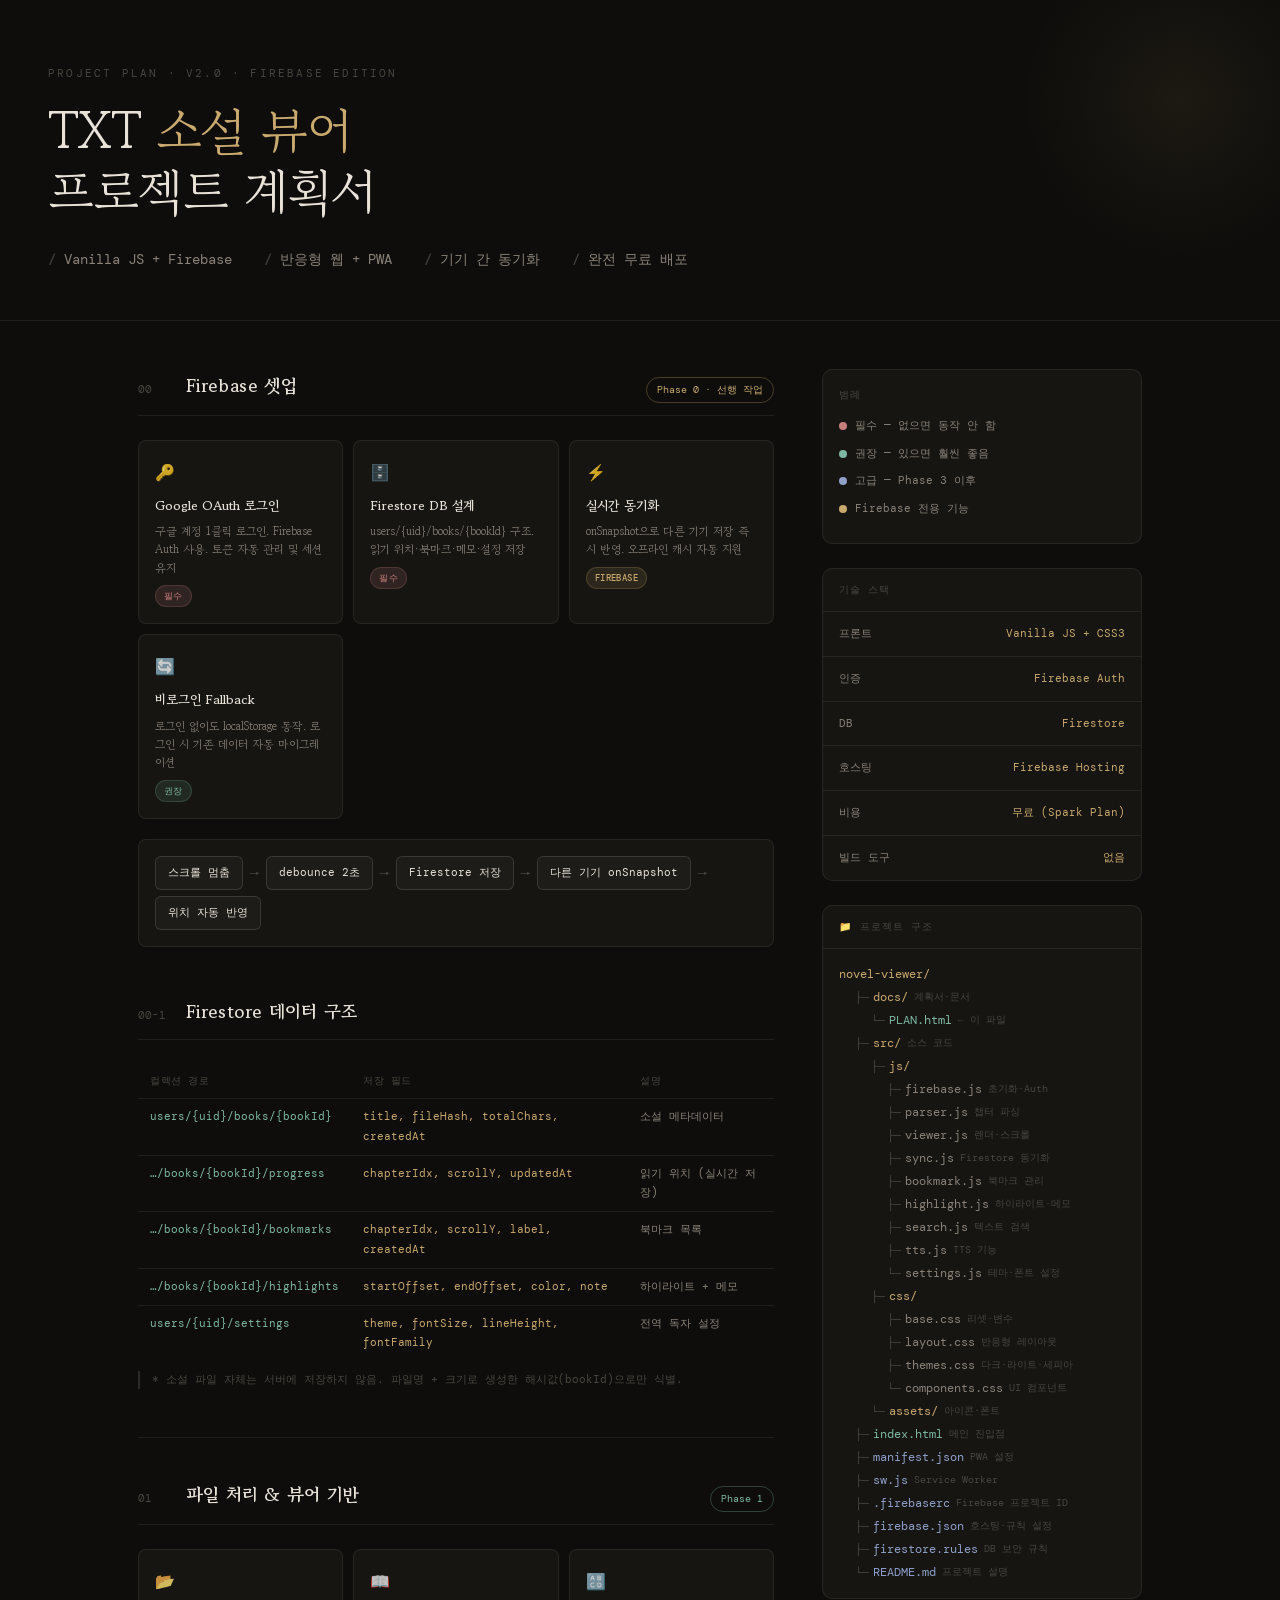
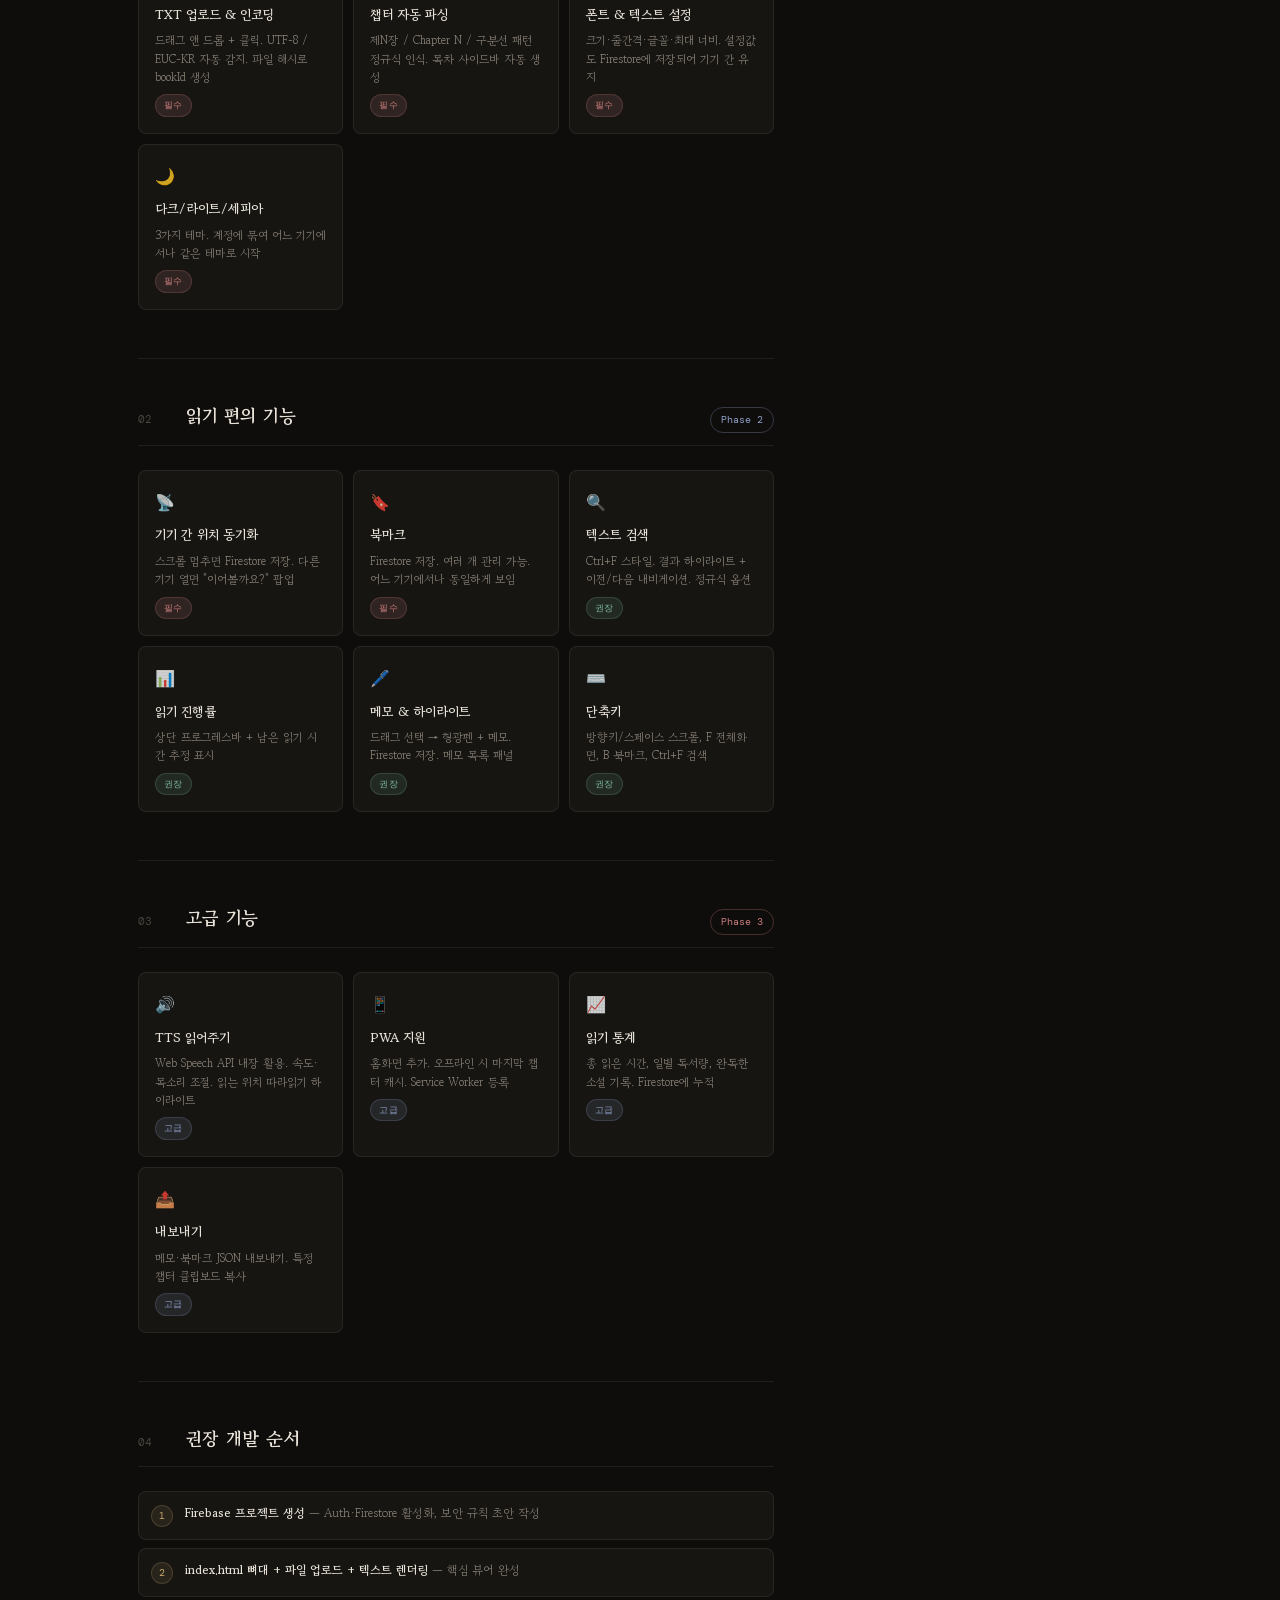
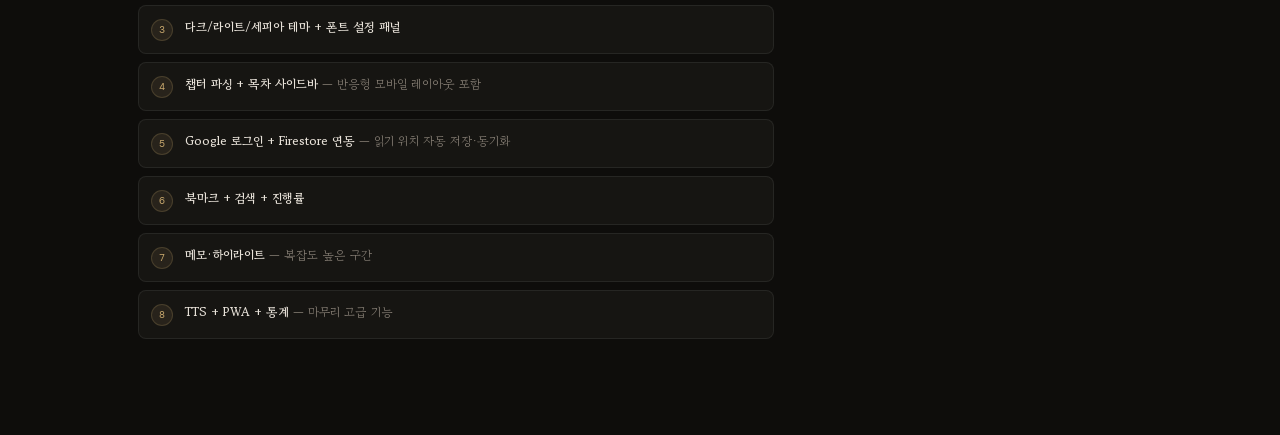
<file: docs/PLAN.html>
<!DOCTYPE html>
<html lang="ko">
<head>
<meta charset="UTF-8">
<meta name="viewport" content="width=device-width, initial-scale=1.0">
<title>소설 뷰어 — 프로젝트 계획서</title>
<link href="https://fonts.googleapis.com/css2?family=Noto+Serif+KR:wght@300;400;600&family=DM+Mono:wght@400;500&family=Gowun+Batang:wght@400;700&display=swap" rel="stylesheet">
<style>
  :root {
    --bg: #0e0d0b;
    --surface: #161512;
    --surface2: #1e1c18;
    --border: rgba(255,255,255,0.07);
    --border2: rgba(255,255,255,0.12);
    --text: #e8e2d9;
    --text-muted: #8a8278;
    --text-dim: #4a4640;
    --accent: #c9a96e;
    --accent2: #7eb8a4;
    --accent3: #c97e7e;
    --accent4: #8fa0c9;
    --serif: 'Gowun Batang', 'Noto Serif KR', serif;
    --mono: 'DM Mono', monospace;
  }

  * { box-sizing: border-box; margin: 0; padding: 0; }

  body {
    background: var(--bg);
    color: var(--text);
    font-family: var(--serif);
    line-height: 1.8;
    min-height: 100vh;
  }

  /* ── 헤더 ── */
  .hero {
    border-bottom: 1px solid var(--border);
    padding: 4rem 3rem 3rem;
    position: relative;
    overflow: hidden;
  }
  .hero::before {
    content: '';
    position: absolute;
    top: -60px; right: -60px;
    width: 320px; height: 320px;
    border-radius: 50%;
    background: radial-gradient(circle, rgba(201,169,110,0.08) 0%, transparent 70%);
    pointer-events: none;
  }
  .hero-label {
    font-family: var(--mono);
    font-size: 11px;
    letter-spacing: 0.2em;
    color: var(--text-dim);
    text-transform: uppercase;
    margin-bottom: 1rem;
  }
  .hero-title {
    font-size: clamp(2rem, 5vw, 3.2rem);
    font-weight: 400;
    color: var(--text);
    letter-spacing: -0.02em;
    line-height: 1.2;
    margin-bottom: 1.5rem;
  }
  .hero-title span { color: var(--accent); }
  .hero-sub {
    font-size: 14px;
    color: var(--text-muted);
    font-family: var(--mono);
    display: flex;
    gap: 2rem;
    flex-wrap: wrap;
  }
  .hero-sub span::before { content: '/ '; color: var(--text-dim); }

  /* ── 레이아웃 ── */
  .main {
    max-width: 1100px;
    margin: 0 auto;
    padding: 3rem;
    display: grid;
    grid-template-columns: 1fr 320px;
    gap: 3rem;
    align-items: start;
  }

  /* ── 섹션 ── */
  .section { margin-bottom: 3rem; }
  .section-header {
    display: flex;
    align-items: baseline;
    gap: 1rem;
    margin-bottom: 1.5rem;
    padding-bottom: 0.75rem;
    border-bottom: 1px solid var(--border);
  }
  .section-num {
    font-family: var(--mono);
    font-size: 11px;
    color: var(--text-dim);
    min-width: 32px;
  }
  .section-title {
    font-size: 18px;
    font-weight: 700;
    color: var(--text);
    letter-spacing: 0.02em;
  }
  .section-phase {
    margin-left: auto;
    font-family: var(--mono);
    font-size: 10px;
    padding: 3px 10px;
    border-radius: 20px;
    border: 1px solid;
    white-space: nowrap;
  }

  /* ── 카드 그리드 ── */
  .card-grid {
    display: grid;
    grid-template-columns: repeat(auto-fill, minmax(200px, 1fr));
    gap: 10px;
  }
  .card {
    background: var(--surface);
    border: 1px solid var(--border);
    border-radius: 8px;
    padding: 16px;
    transition: border-color 0.2s;
  }
  .card:hover { border-color: var(--border2); }
  .card-icon {
    font-size: 16px;
    margin-bottom: 8px;
    opacity: 0.8;
  }
  .card-title {
    font-size: 13px;
    font-weight: 700;
    color: var(--text);
    margin-bottom: 5px;
  }
  .card-desc {
    font-size: 11.5px;
    color: var(--text-muted);
    line-height: 1.6;
  }
  .tag {
    display: inline-block;
    font-family: var(--mono);
    font-size: 9px;
    font-weight: 500;
    padding: 2px 8px;
    border-radius: 20px;
    margin-top: 8px;
    letter-spacing: 0.05em;
    text-transform: uppercase;
  }
  .tag-must { background: rgba(201,126,126,0.15); color: var(--accent3); border: 1px solid rgba(201,126,126,0.2); }
  .tag-nice { background: rgba(126,184,164,0.12); color: var(--accent2); border: 1px solid rgba(126,184,164,0.2); }
  .tag-pro  { background: rgba(143,160,201,0.12); color: var(--accent4); border: 1px solid rgba(143,160,201,0.2); }
  .tag-fb   { background: rgba(201,169,110,0.12); color: var(--accent);  border: 1px solid rgba(201,169,110,0.2); }

  /* ── DB 테이블 ── */
  .db-wrap { overflow-x: auto; }
  table {
    width: 100%;
    border-collapse: collapse;
    font-family: var(--mono);
    font-size: 11px;
  }
  th {
    text-align: left;
    padding: 8px 12px;
    color: var(--text-dim);
    border-bottom: 1px solid var(--border);
    font-weight: 500;
    letter-spacing: 0.05em;
    text-transform: uppercase;
    font-size: 10px;
  }
  td {
    padding: 8px 12px;
    border-bottom: 1px solid var(--border);
    color: var(--text-muted);
    vertical-align: top;
  }
  td:first-child { color: var(--accent2); }
  td:nth-child(2) { color: var(--accent); }
  tr:last-child td { border-bottom: none; }

  /* ── 흐름 다이어그램 ── */
  .flow {
    display: flex;
    align-items: center;
    gap: 6px;
    flex-wrap: wrap;
    padding: 16px;
    background: var(--surface);
    border: 1px solid var(--border);
    border-radius: 8px;
  }
  .flow-box {
    font-family: var(--mono);
    font-size: 11px;
    background: var(--surface2);
    border: 1px solid var(--border2);
    border-radius: 6px;
    padding: 6px 12px;
    color: var(--text);
  }
  .flow-arrow { color: var(--text-dim); font-size: 12px; }

  /* ── 사이드바 ── */
  .sidebar { position: sticky; top: 2rem; }

  /* 폴더 트리 */
  .folder-tree {
    background: var(--surface);
    border: 1px solid var(--border);
    border-radius: 10px;
    overflow: hidden;
    margin-bottom: 1.5rem;
  }
  .folder-tree-header {
    padding: 12px 16px;
    border-bottom: 1px solid var(--border);
    font-family: var(--mono);
    font-size: 10px;
    letter-spacing: 0.1em;
    color: var(--text-dim);
    text-transform: uppercase;
    display: flex;
    align-items: center;
    gap: 8px;
  }
  .folder-tree-body {
    padding: 14px 16px;
    font-family: var(--mono);
    font-size: 11.5px;
    line-height: 2;
  }
  .tree-line { display: flex; align-items: center; gap: 0; }
  .tree-indent { display: inline-block; width: 16px; flex-shrink: 0; }
  .tree-branch { color: var(--text-dim); flex-shrink: 0; margin-right: 4px; }
  .tree-folder { color: var(--accent); }
  .tree-file { color: var(--text-muted); }
  .tree-file.special { color: var(--accent2); }
  .tree-file.config { color: var(--accent4); }
  .tree-comment {
    font-size: 9.5px;
    color: var(--text-dim);
    margin-left: 6px;
  }

  /* 범례 */
  .legend {
    background: var(--surface);
    border: 1px solid var(--border);
    border-radius: 10px;
    padding: 16px;
    margin-bottom: 1.5rem;
  }
  .legend-title {
    font-family: var(--mono);
    font-size: 10px;
    letter-spacing: 0.1em;
    color: var(--text-dim);
    text-transform: uppercase;
    margin-bottom: 12px;
  }
  .legend-item {
    display: flex;
    align-items: center;
    gap: 8px;
    margin-bottom: 8px;
    font-family: var(--mono);
    font-size: 11px;
  }
  .legend-dot { width: 8px; height: 8px; border-radius: 50%; flex-shrink: 0; }

  /* 스택 */
  .stack-card {
    background: var(--surface);
    border: 1px solid var(--border);
    border-radius: 10px;
    overflow: hidden;
  }
  .stack-card-header {
    padding: 12px 16px;
    border-bottom: 1px solid var(--border);
    font-family: var(--mono);
    font-size: 10px;
    letter-spacing: 0.1em;
    color: var(--text-dim);
    text-transform: uppercase;
  }
  .stack-row {
    padding: 12px 16px;
    border-bottom: 1px solid var(--border);
    display: flex;
    justify-content: space-between;
    align-items: center;
  }
  .stack-row:last-child { border-bottom: none; }
  .stack-label { font-family: var(--mono); font-size: 11px; color: var(--text-muted); }
  .stack-val { font-family: var(--mono); font-size: 11px; color: var(--accent); }

  /* 구분선 */
  .divider {
    border: none;
    border-top: 1px solid var(--border);
    margin: 2.5rem 0;
  }

  .note {
    font-family: var(--mono);
    font-size: 10.5px;
    color: var(--text-dim);
    margin-top: 10px;
    padding-left: 12px;
    border-left: 2px solid var(--border2);
    line-height: 1.7;
  }

  /* 개발 순서 */
  .steps { display: flex; flex-direction: column; gap: 8px; }
  .step {
    display: flex;
    gap: 12px;
    align-items: flex-start;
    padding: 12px;
    background: var(--surface);
    border: 1px solid var(--border);
    border-radius: 8px;
  }
  .step-num {
    font-family: var(--mono);
    font-size: 10px;
    color: var(--accent);
    background: rgba(201,169,110,0.1);
    border: 1px solid rgba(201,169,110,0.2);
    border-radius: 50%;
    width: 22px; height: 22px;
    display: flex; align-items: center; justify-content: center;
    flex-shrink: 0;
    margin-top: 1px;
  }
  .step-text { font-size: 12px; color: var(--text-muted); line-height: 1.5; }
  .step-text strong { color: var(--text); font-weight: 700; }

  @media (max-width: 800px) {
    .main { grid-template-columns: 1fr; padding: 1.5rem; }
    .hero { padding: 2.5rem 1.5rem 2rem; }
    .sidebar { position: static; }
  }
</style>
</head>
<body>

<!-- ── 헤더 ── -->
<div class="hero">
  <div class="hero-label">Project Plan · v2.0 · Firebase Edition</div>
  <h1 class="hero-title">TXT <span>소설 뷰어</span><br>프로젝트 계획서</h1>
  <div class="hero-sub">
    <span>Vanilla JS + Firebase</span>
    <span>반응형 웹 + PWA</span>
    <span>기기 간 동기화</span>
    <span>완전 무료 배포</span>
  </div>
</div>

<div class="main">
  <!-- ══════════════ 메인 컨텐츠 ══════════════ -->
  <div class="content">

    <!-- Phase 0 -->
    <div class="section">
      <div class="section-header">
        <span class="section-num">00</span>
        <span class="section-title">Firebase 셋업</span>
        <span class="section-phase" style="color:var(--accent);border-color:rgba(201,169,110,0.3);">Phase 0 · 선행 작업</span>
      </div>
      <div class="card-grid">
        <div class="card">
          <div class="card-icon">🔑</div>
          <div class="card-title">Google OAuth 로그인</div>
          <div class="card-desc">구글 계정 1클릭 로그인. Firebase Auth 사용. 토큰 자동 관리 및 세션 유지</div>
          <span class="tag tag-must">필수</span>
        </div>
        <div class="card">
          <div class="card-icon">🗄️</div>
          <div class="card-title">Firestore DB 설계</div>
          <div class="card-desc">users/{uid}/books/{bookId} 구조. 읽기 위치·북마크·메모·설정 저장</div>
          <span class="tag tag-must">필수</span>
        </div>
        <div class="card">
          <div class="card-icon">⚡</div>
          <div class="card-title">실시간 동기화</div>
          <div class="card-desc">onSnapshot으로 다른 기기 저장 즉시 반영. 오프라인 캐시 자동 지원</div>
          <span class="tag tag-fb">Firebase</span>
        </div>
        <div class="card">
          <div class="card-icon">🔄</div>
          <div class="card-title">비로그인 Fallback</div>
          <div class="card-desc">로그인 없이도 localStorage 동작. 로그인 시 기존 데이터 자동 마이그레이션</div>
          <span class="tag tag-nice">권장</span>
        </div>
      </div>

      <div style="margin-top: 1.25rem;">
        <div class="flow">
          <div class="flow-box">스크롤 멈춤</div>
          <div class="flow-arrow">→</div>
          <div class="flow-box">debounce 2초</div>
          <div class="flow-arrow">→</div>
          <div class="flow-box">Firestore 저장</div>
          <div class="flow-arrow">→</div>
          <div class="flow-box">다른 기기 onSnapshot</div>
          <div class="flow-arrow">→</div>
          <div class="flow-box">위치 자동 반영</div>
        </div>
      </div>
    </div>

    <!-- DB 구조 -->
    <div class="section">
      <div class="section-header">
        <span class="section-num">00-1</span>
        <span class="section-title">Firestore 데이터 구조</span>
      </div>
      <div class="db-wrap">
        <table>
          <thead>
            <tr>
              <th>컬렉션 경로</th>
              <th>저장 필드</th>
              <th>설명</th>
            </tr>
          </thead>
          <tbody>
            <tr>
              <td>users/{uid}/books/{bookId}</td>
              <td>title, fileHash, totalChars, createdAt</td>
              <td style="color:var(--text-muted)">소설 메타데이터</td>
            </tr>
            <tr>
              <td>…/books/{bookId}/progress</td>
              <td>chapterIdx, scrollY, updatedAt</td>
              <td style="color:var(--text-muted)">읽기 위치 (실시간 저장)</td>
            </tr>
            <tr>
              <td>…/books/{bookId}/bookmarks</td>
              <td>chapterIdx, scrollY, label, createdAt</td>
              <td style="color:var(--text-muted)">북마크 목록</td>
            </tr>
            <tr>
              <td>…/books/{bookId}/highlights</td>
              <td>startOffset, endOffset, color, note</td>
              <td style="color:var(--text-muted)">하이라이트 + 메모</td>
            </tr>
            <tr>
              <td>users/{uid}/settings</td>
              <td>theme, fontSize, lineHeight, fontFamily</td>
              <td style="color:var(--text-muted)">전역 독자 설정</td>
            </tr>
          </tbody>
        </table>
      </div>
      <p class="note">* 소설 파일 자체는 서버에 저장하지 않음. 파일명 + 크기로 생성한 해시값(bookId)으로만 식별.</p>
    </div>

    <hr class="divider">

    <!-- Phase 1 -->
    <div class="section">
      <div class="section-header">
        <span class="section-num">01</span>
        <span class="section-title">파일 처리 & 뷰어 기반</span>
        <span class="section-phase" style="color:var(--accent2);border-color:rgba(126,184,164,0.3);">Phase 1</span>
      </div>
      <div class="card-grid">
        <div class="card">
          <div class="card-icon">📂</div>
          <div class="card-title">TXT 업로드 & 인코딩</div>
          <div class="card-desc">드래그 앤 드롭 + 클릭. UTF-8 / EUC-KR 자동 감지. 파일 해시로 bookId 생성</div>
          <span class="tag tag-must">필수</span>
        </div>
        <div class="card">
          <div class="card-icon">📖</div>
          <div class="card-title">챕터 자동 파싱</div>
          <div class="card-desc">제N장 / Chapter N / 구분선 패턴 정규식 인식. 목차 사이드바 자동 생성</div>
          <span class="tag tag-must">필수</span>
        </div>
        <div class="card">
          <div class="card-icon">🔠</div>
          <div class="card-title">폰트 & 텍스트 설정</div>
          <div class="card-desc">크기·줄간격·글꼴·최대 너비. 설정값도 Firestore에 저장되어 기기 간 유지</div>
          <span class="tag tag-must">필수</span>
        </div>
        <div class="card">
          <div class="card-icon">🌙</div>
          <div class="card-title">다크/라이트/세피아</div>
          <div class="card-desc">3가지 테마. 계정에 묶여 어느 기기에서나 같은 테마로 시작</div>
          <span class="tag tag-must">필수</span>
        </div>
      </div>
    </div>

    <hr class="divider">

    <!-- Phase 2 -->
    <div class="section">
      <div class="section-header">
        <span class="section-num">02</span>
        <span class="section-title">읽기 편의 기능</span>
        <span class="section-phase" style="color:var(--accent4);border-color:rgba(143,160,201,0.3);">Phase 2</span>
      </div>
      <div class="card-grid">
        <div class="card">
          <div class="card-icon">📡</div>
          <div class="card-title">기기 간 위치 동기화</div>
          <div class="card-desc">스크롤 멈추면 Firestore 저장. 다른 기기 열면 "이어볼까요?" 팝업</div>
          <span class="tag tag-must">필수</span>
        </div>
        <div class="card">
          <div class="card-icon">🔖</div>
          <div class="card-title">북마크</div>
          <div class="card-desc">Firestore 저장. 여러 개 관리 가능. 어느 기기에서나 동일하게 보임</div>
          <span class="tag tag-must">필수</span>
        </div>
        <div class="card">
          <div class="card-icon">🔍</div>
          <div class="card-title">텍스트 검색</div>
          <div class="card-desc">Ctrl+F 스타일. 결과 하이라이트 + 이전/다음 내비게이션. 정규식 옵션</div>
          <span class="tag tag-nice">권장</span>
        </div>
        <div class="card">
          <div class="card-icon">📊</div>
          <div class="card-title">읽기 진행률</div>
          <div class="card-desc">상단 프로그레스바 + 남은 읽기 시간 추정 표시</div>
          <span class="tag tag-nice">권장</span>
        </div>
        <div class="card">
          <div class="card-icon">🖊️</div>
          <div class="card-title">메모 & 하이라이트</div>
          <div class="card-desc">드래그 선택 → 형광펜 + 메모. Firestore 저장. 메모 목록 패널</div>
          <span class="tag tag-nice">권장</span>
        </div>
        <div class="card">
          <div class="card-icon">⌨️</div>
          <div class="card-title">단축키</div>
          <div class="card-desc">방향키/스페이스 스크롤, F 전체화면, B 북마크, Ctrl+F 검색</div>
          <span class="tag tag-nice">권장</span>
        </div>
      </div>
    </div>

    <hr class="divider">

    <!-- Phase 3 -->
    <div class="section">
      <div class="section-header">
        <span class="section-num">03</span>
        <span class="section-title">고급 기능</span>
        <span class="section-phase" style="color:var(--accent3);border-color:rgba(201,126,126,0.3);">Phase 3</span>
      </div>
      <div class="card-grid">
        <div class="card">
          <div class="card-icon">🔊</div>
          <div class="card-title">TTS 읽어주기</div>
          <div class="card-desc">Web Speech API 내장 활용. 속도·목소리 조절. 읽는 위치 따라읽기 하이라이트</div>
          <span class="tag tag-pro">고급</span>
        </div>
        <div class="card">
          <div class="card-icon">📱</div>
          <div class="card-title">PWA 지원</div>
          <div class="card-desc">홈화면 추가. 오프라인 시 마지막 챕터 캐시. Service Worker 등록</div>
          <span class="tag tag-pro">고급</span>
        </div>
        <div class="card">
          <div class="card-icon">📈</div>
          <div class="card-title">읽기 통계</div>
          <div class="card-desc">총 읽은 시간, 일별 독서량, 완독한 소설 기록. Firestore에 누적</div>
          <span class="tag tag-pro">고급</span>
        </div>
        <div class="card">
          <div class="card-icon">📤</div>
          <div class="card-title">내보내기</div>
          <div class="card-desc">메모·북마크 JSON 내보내기. 특정 챕터 클립보드 복사</div>
          <span class="tag tag-pro">고급</span>
        </div>
      </div>
    </div>

    <hr class="divider">

    <!-- 개발 순서 -->
    <div class="section">
      <div class="section-header">
        <span class="section-num">04</span>
        <span class="section-title">권장 개발 순서</span>
      </div>
      <div class="steps">
        <div class="step">
          <div class="step-num">1</div>
          <div class="step-text"><strong>Firebase 프로젝트 생성</strong> — Auth·Firestore 활성화, 보안 규칙 초안 작성</div>
        </div>
        <div class="step">
          <div class="step-num">2</div>
          <div class="step-text"><strong>index.html 뼈대 + 파일 업로드 + 텍스트 렌더링</strong> — 핵심 뷰어 완성</div>
        </div>
        <div class="step">
          <div class="step-num">3</div>
          <div class="step-text"><strong>다크/라이트/세피아 테마 + 폰트 설정 패널</strong></div>
        </div>
        <div class="step">
          <div class="step-num">4</div>
          <div class="step-text"><strong>챕터 파싱 + 목차 사이드바</strong> — 반응형 모바일 레이아웃 포함</div>
        </div>
        <div class="step">
          <div class="step-num">5</div>
          <div class="step-text"><strong>Google 로그인 + Firestore 연동</strong> — 읽기 위치 자동 저장·동기화</div>
        </div>
        <div class="step">
          <div class="step-num">6</div>
          <div class="step-text"><strong>북마크 + 검색 + 진행률</strong></div>
        </div>
        <div class="step">
          <div class="step-num">7</div>
          <div class="step-text"><strong>메모·하이라이트</strong> — 복잡도 높은 구간</div>
        </div>
        <div class="step">
          <div class="step-num">8</div>
          <div class="step-text"><strong>TTS + PWA + 통계</strong> — 마무리 고급 기능</div>
        </div>
      </div>
    </div>

  </div><!-- /content -->

  <!-- ══════════════ 사이드바 ══════════════ -->
  <div class="sidebar">

    <!-- 범례 -->
    <div class="legend">
      <div class="legend-title">범례</div>
      <div class="legend-item">
        <div class="legend-dot" style="background:var(--accent3)"></div>
        <span style="font-family:var(--mono);font-size:11px;color:var(--text-muted)">필수 — 없으면 동작 안 함</span>
      </div>
      <div class="legend-item">
        <div class="legend-dot" style="background:var(--accent2)"></div>
        <span style="font-family:var(--mono);font-size:11px;color:var(--text-muted)">권장 — 있으면 훨씬 좋음</span>
      </div>
      <div class="legend-item">
        <div class="legend-dot" style="background:var(--accent4)"></div>
        <span style="font-family:var(--mono);font-size:11px;color:var(--text-muted)">고급 — Phase 3 이후</span>
      </div>
      <div class="legend-item">
        <div class="legend-dot" style="background:var(--accent)"></div>
        <span style="font-family:var(--mono);font-size:11px;color:var(--text-muted)">Firebase 전용 기능</span>
      </div>
    </div>

    <!-- 기술 스택 -->
    <div class="stack-card" style="margin-bottom:1.5rem;">
      <div class="stack-card-header">기술 스택</div>
      <div class="stack-row">
        <span class="stack-label">프론트</span>
        <span class="stack-val">Vanilla JS + CSS3</span>
      </div>
      <div class="stack-row">
        <span class="stack-label">인증</span>
        <span class="stack-val">Firebase Auth</span>
      </div>
      <div class="stack-row">
        <span class="stack-label">DB</span>
        <span class="stack-val">Firestore</span>
      </div>
      <div class="stack-row">
        <span class="stack-label">호스팅</span>
        <span class="stack-val">Firebase Hosting</span>
      </div>
      <div class="stack-row">
        <span class="stack-label">비용</span>
        <span class="stack-val">무료 (Spark Plan)</span>
      </div>
      <div class="stack-row">
        <span class="stack-label">빌드 도구</span>
        <span class="stack-val">없음</span>
      </div>
    </div>

    <!-- 폴더 트리 -->
    <div class="folder-tree">
      <div class="folder-tree-header">
        <span>📁</span> 프로젝트 구조
      </div>
      <div class="folder-tree-body">

        <div class="tree-line">
          <span class="tree-folder">novel-viewer/</span>
        </div>

        <div class="tree-line">
          <span class="tree-indent"></span>
          <span class="tree-branch">├─ </span>
          <span class="tree-folder">docs/</span>
          <span class="tree-comment">계획서·문서</span>
        </div>
        <div class="tree-line">
          <span class="tree-indent"></span><span class="tree-indent"></span>
          <span class="tree-branch">└─ </span>
          <span class="tree-file special">PLAN.html</span>
          <span class="tree-comment">← 이 파일</span>
        </div>

        <div class="tree-line">
          <span class="tree-indent"></span>
          <span class="tree-branch">├─ </span>
          <span class="tree-folder">src/</span>
          <span class="tree-comment">소스 코드</span>
        </div>
        <div class="tree-line">
          <span class="tree-indent"></span><span class="tree-indent"></span>
          <span class="tree-branch">├─ </span>
          <span class="tree-folder">js/</span>
        </div>
        <div class="tree-line">
          <span class="tree-indent"></span><span class="tree-indent"></span><span class="tree-indent"></span>
          <span class="tree-branch">├─ </span>
          <span class="tree-file">firebase.js</span>
          <span class="tree-comment">초기화·Auth</span>
        </div>
        <div class="tree-line">
          <span class="tree-indent"></span><span class="tree-indent"></span><span class="tree-indent"></span>
          <span class="tree-branch">├─ </span>
          <span class="tree-file">parser.js</span>
          <span class="tree-comment">챕터 파싱</span>
        </div>
        <div class="tree-line">
          <span class="tree-indent"></span><span class="tree-indent"></span><span class="tree-indent"></span>
          <span class="tree-branch">├─ </span>
          <span class="tree-file">viewer.js</span>
          <span class="tree-comment">렌더·스크롤</span>
        </div>
        <div class="tree-line">
          <span class="tree-indent"></span><span class="tree-indent"></span><span class="tree-indent"></span>
          <span class="tree-branch">├─ </span>
          <span class="tree-file">sync.js</span>
          <span class="tree-comment">Firestore 동기화</span>
        </div>
        <div class="tree-line">
          <span class="tree-indent"></span><span class="tree-indent"></span><span class="tree-indent"></span>
          <span class="tree-branch">├─ </span>
          <span class="tree-file">bookmark.js</span>
          <span class="tree-comment">북마크 관리</span>
        </div>
        <div class="tree-line">
          <span class="tree-indent"></span><span class="tree-indent"></span><span class="tree-indent"></span>
          <span class="tree-branch">├─ </span>
          <span class="tree-file">highlight.js</span>
          <span class="tree-comment">하이라이트·메모</span>
        </div>
        <div class="tree-line">
          <span class="tree-indent"></span><span class="tree-indent"></span><span class="tree-indent"></span>
          <span class="tree-branch">├─ </span>
          <span class="tree-file">search.js</span>
          <span class="tree-comment">텍스트 검색</span>
        </div>
        <div class="tree-line">
          <span class="tree-indent"></span><span class="tree-indent"></span><span class="tree-indent"></span>
          <span class="tree-branch">├─ </span>
          <span class="tree-file">tts.js</span>
          <span class="tree-comment">TTS 기능</span>
        </div>
        <div class="tree-line">
          <span class="tree-indent"></span><span class="tree-indent"></span><span class="tree-indent"></span>
          <span class="tree-branch">└─ </span>
          <span class="tree-file">settings.js</span>
          <span class="tree-comment">테마·폰트 설정</span>
        </div>

        <div class="tree-line">
          <span class="tree-indent"></span><span class="tree-indent"></span>
          <span class="tree-branch">├─ </span>
          <span class="tree-folder">css/</span>
        </div>
        <div class="tree-line">
          <span class="tree-indent"></span><span class="tree-indent"></span><span class="tree-indent"></span>
          <span class="tree-branch">├─ </span>
          <span class="tree-file">base.css</span>
          <span class="tree-comment">리셋·변수</span>
        </div>
        <div class="tree-line">
          <span class="tree-indent"></span><span class="tree-indent"></span><span class="tree-indent"></span>
          <span class="tree-branch">├─ </span>
          <span class="tree-file">layout.css</span>
          <span class="tree-comment">반응형 레이아웃</span>
        </div>
        <div class="tree-line">
          <span class="tree-indent"></span><span class="tree-indent"></span><span class="tree-indent"></span>
          <span class="tree-branch">├─ </span>
          <span class="tree-file">themes.css</span>
          <span class="tree-comment">다크·라이트·세피아</span>
        </div>
        <div class="tree-line">
          <span class="tree-indent"></span><span class="tree-indent"></span><span class="tree-indent"></span>
          <span class="tree-branch">└─ </span>
          <span class="tree-file">components.css</span>
          <span class="tree-comment">UI 컴포넌트</span>
        </div>

        <div class="tree-line">
          <span class="tree-indent"></span><span class="tree-indent"></span>
          <span class="tree-branch">└─ </span>
          <span class="tree-folder">assets/</span>
          <span class="tree-comment">아이콘·폰트</span>
        </div>

        <div class="tree-line">
          <span class="tree-indent"></span>
          <span class="tree-branch">├─ </span>
          <span class="tree-file special">index.html</span>
          <span class="tree-comment">메인 진입점</span>
        </div>
        <div class="tree-line">
          <span class="tree-indent"></span>
          <span class="tree-branch">├─ </span>
          <span class="tree-file config">manifest.json</span>
          <span class="tree-comment">PWA 설정</span>
        </div>
        <div class="tree-line">
          <span class="tree-indent"></span>
          <span class="tree-branch">├─ </span>
          <span class="tree-file config">sw.js</span>
          <span class="tree-comment">Service Worker</span>
        </div>
        <div class="tree-line">
          <span class="tree-indent"></span>
          <span class="tree-branch">├─ </span>
          <span class="tree-file config">.firebaserc</span>
          <span class="tree-comment">Firebase 프로젝트 ID</span>
        </div>
        <div class="tree-line">
          <span class="tree-indent"></span>
          <span class="tree-branch">├─ </span>
          <span class="tree-file config">firebase.json</span>
          <span class="tree-comment">호스팅·규칙 설정</span>
        </div>
        <div class="tree-line">
          <span class="tree-indent"></span>
          <span class="tree-branch">├─ </span>
          <span class="tree-file config">firestore.rules</span>
          <span class="tree-comment">DB 보안 규칙</span>
        </div>
        <div class="tree-line">
          <span class="tree-indent"></span>
          <span class="tree-branch">└─ </span>
          <span class="tree-file config">README.md</span>
          <span class="tree-comment">프로젝트 설명</span>
        </div>

      </div>
    </div>

  </div><!-- /sidebar -->
</div><!-- /main -->

</body>
</html>
</file>
